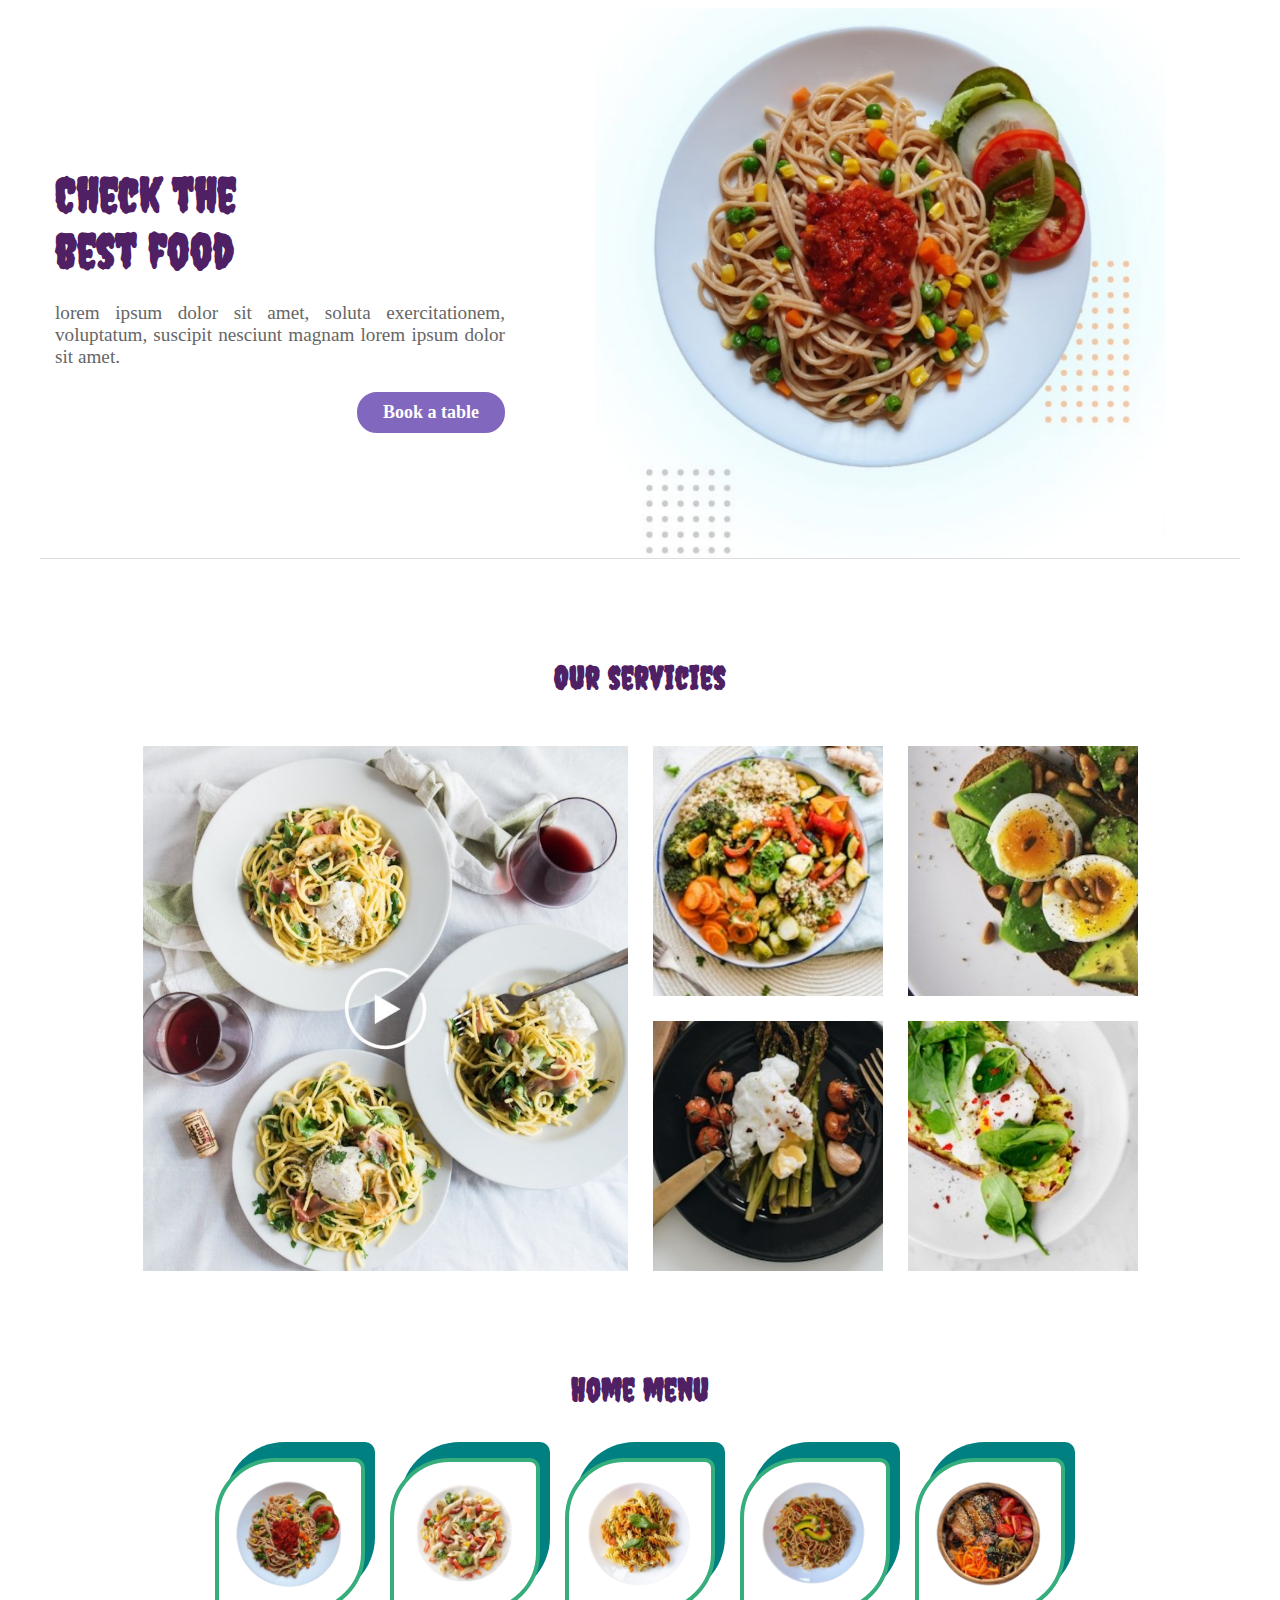
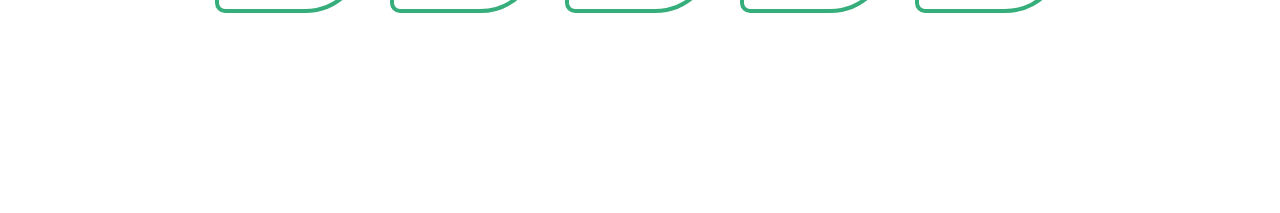
<file: index.html>
<!DOCTYPE html>
<html lang="en">

<head>
  <meta charset="UTF-8" />
  <meta http-equiv="X-UA-Compatible" content="IE=edge" />
  <meta name="viewport" content="width=device-width, initial-scale=1.0" />
  <link rel="stylesheet" href="./src/styles/main.css" />
  <title>Proyecto</title>
</head>

<body>
  <main>
    <section class="hero">
      <div class="info">
        <h1 class="info-title">
          Check the <br />
          best food
        </h1>
        <p class="info-subtitle">
          lorem ipsum dolor sit amet, soluta exercitationem, voluptatum,
          suscipit nesciunt magnam lorem ipsum dolor sit amet.
        </p>
        <button class="info-button">Book a table</button>
      </div>
      <img class="hero-image" src="./src/images/hero.png" alt="Plato de vegetales" />
    </section>

    <section class="dishes">
      <h2 class="dishes-title">Our servicies</h2>
      <div class="dishes-grid">
        <img class="dishes-item dishes-item__big" src="./src/images/video.png" alt="Mesa de comida" />
        <img class="dishes-item" src="./src/images/dish1.png" alt="Bowl de vegetales" />
        <img class="dishes-item" src="./src/images/dish2.png" alt="Bowl de vegetales" />
        <img class="dishes-item" src="./src/images/dish3.png" alt="Bowl de vegetales" />
        <img class="dishes-item" src="./src/images/dish4.png" alt="Bowl de vegetales" />
      </div>
    </section>

    <section class="menu">
      <h2 class="menu-title">Home menu</h2>
      <div class="menu-grid">
        <div class="menu-grid-item">
          <img src="./src/images/plate1.png" alt="Plato de vegetales" />
        </div>
        <div class="menu-grid-item">
          <img src="./src/images/plate2.png" alt="Plato de vegetales" />
        </div>
        <div class="menu-grid-item">
          <img src="./src/images/plate3.png" alt="Plato de vegetales" />
        </div>
        <div class="menu-grid-item">
          <img src="./src/images/plate4.png" alt="Plato de vegetales" />
        </div>
        <div class="menu-grid-item">
          <img src="./src/images/plate5.png" alt="Plato de vegetales" />
        </div>
      </div>
    </section>
  </main>
</body>

</html>
</file>
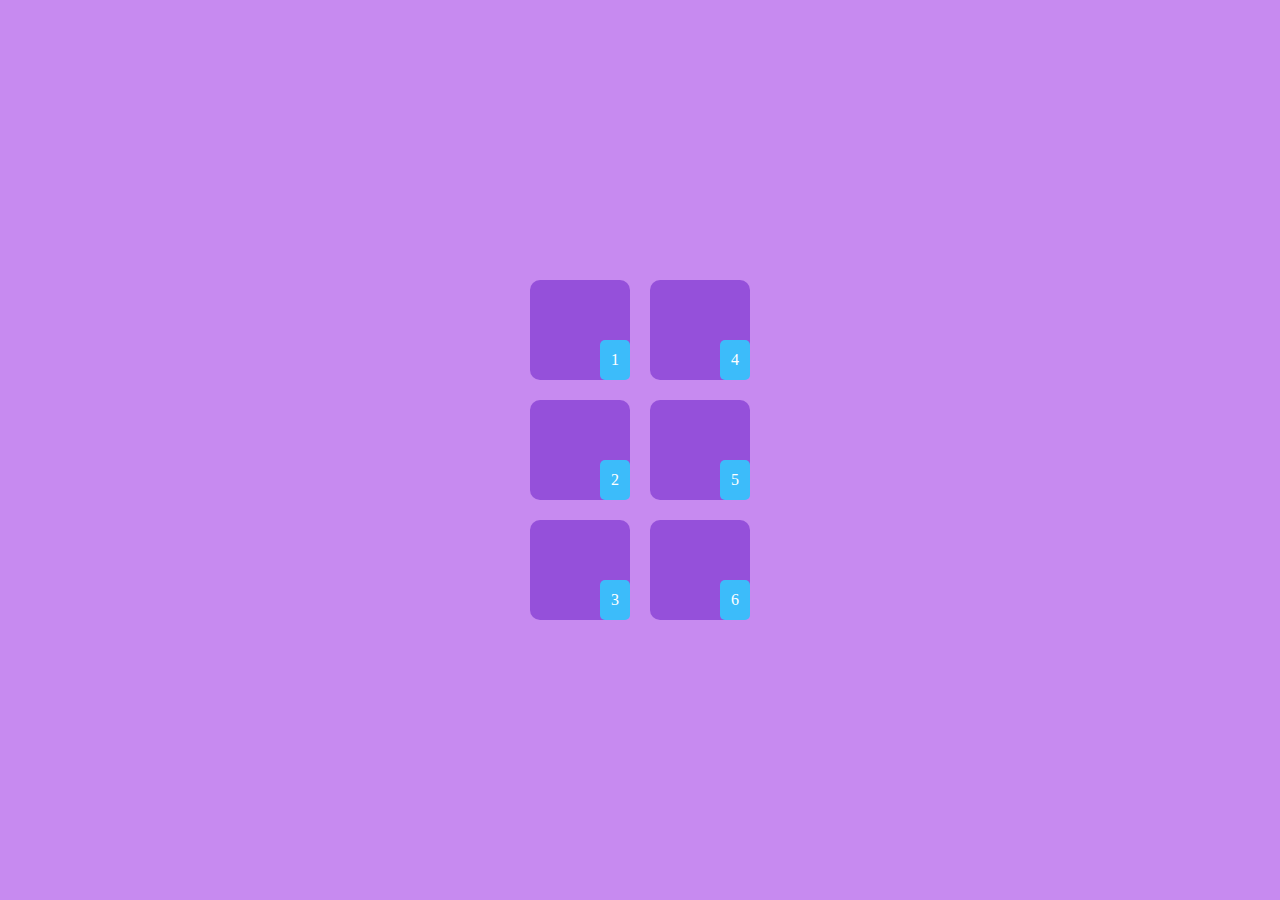
<file: src/html/alineacion.html>
<!DOCTYPE html>
<html lang="en">

<head>
  <meta charset="UTF-8">
  <meta http-equiv="X-UA-Compatible" content="IE=edge">
  <meta name="viewport" content="width=device-width, initial-scale=1.0">
  <link rel="stylesheet" href="../styles/alineacion.css">
  <title>Propiedades alineación</title>
</head>

<body>
  <div class="contenedor">
    <div class="item item-1">
      <div class="item-num">1</div>
    </div>
    <div class="item item-2">
      <div class="item-num">2</div>
    </div>
    <div class="item item-3">
      <div class="item-num">3</div>
    </div>
    <div class="item item-4">
      <div class="item-num">4</div>
    </div>
    <div class="item item-5">
      <div class="item-num">5</div>
    </div>
    <div class="item item-6">
      <div class="item-num">6</div>
    </div>
  </div>
</body>

</html>
</file>
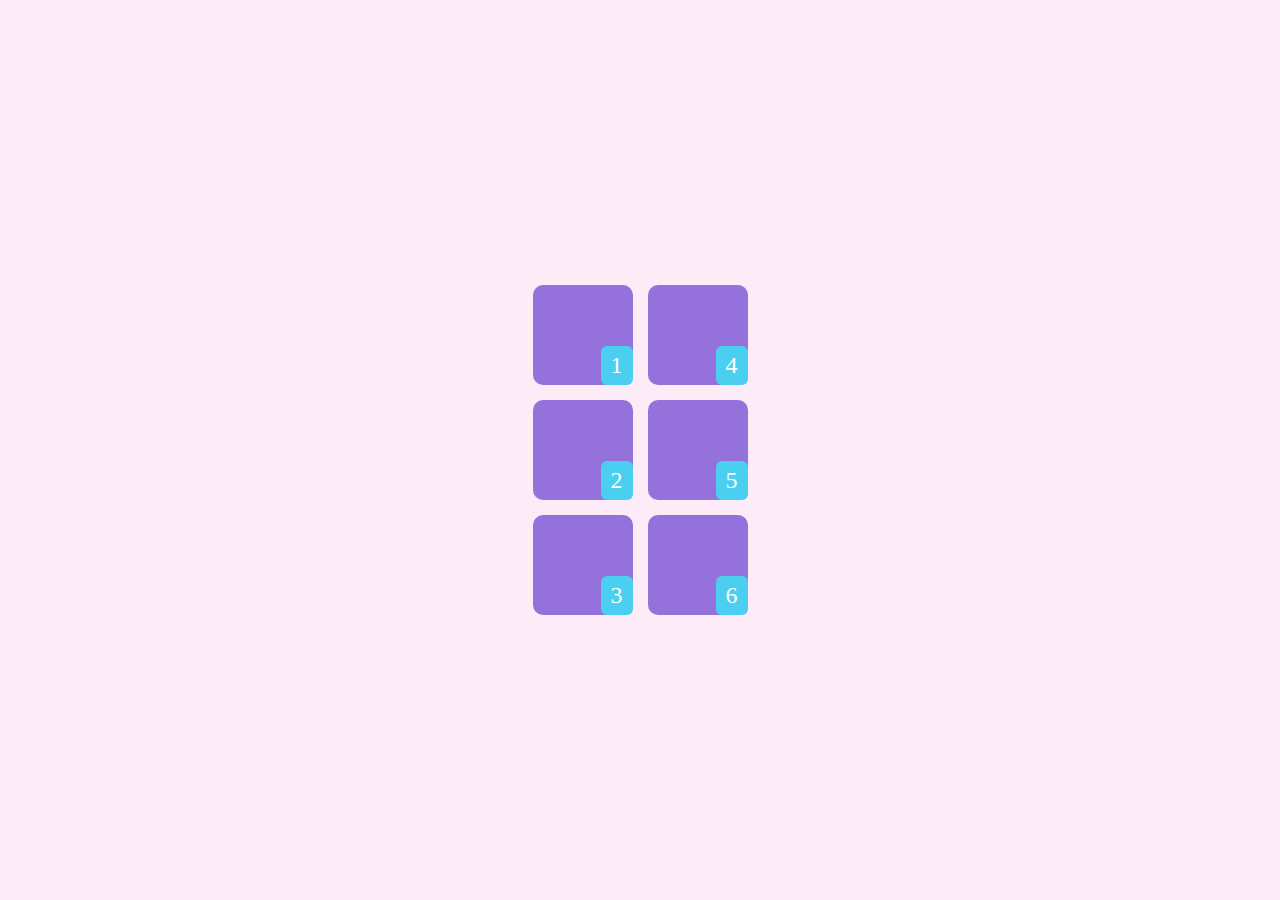
<file: src/html/contenedor.html>
<!DOCTYPE html>
<html lang="en">

<head>
  <meta charset="UTF-8">
  <meta http-equiv="X-UA-Compatible" content="IE=edge">
  <meta name="viewport" content="width=device-width, initial-scale=1.0">
  <link rel="stylesheet" href="../styles/contenedor.css">
  <title>Propiedades del contenedor</title>
</head>

<body>
  <div class="contenedor">
    <div class="item item-1"><span>1</span></div>
    <div class="item item-2"><span>2</span></div>
    <div class="item item-3"><span>3</span></div>
    <div class="item item-4"><span>4</span></div>
    <div class="item item-3"><span>5</span></div>
    <div class="item item-4"><span>6</span></div>
  </div>
</body>

</html>
</file>
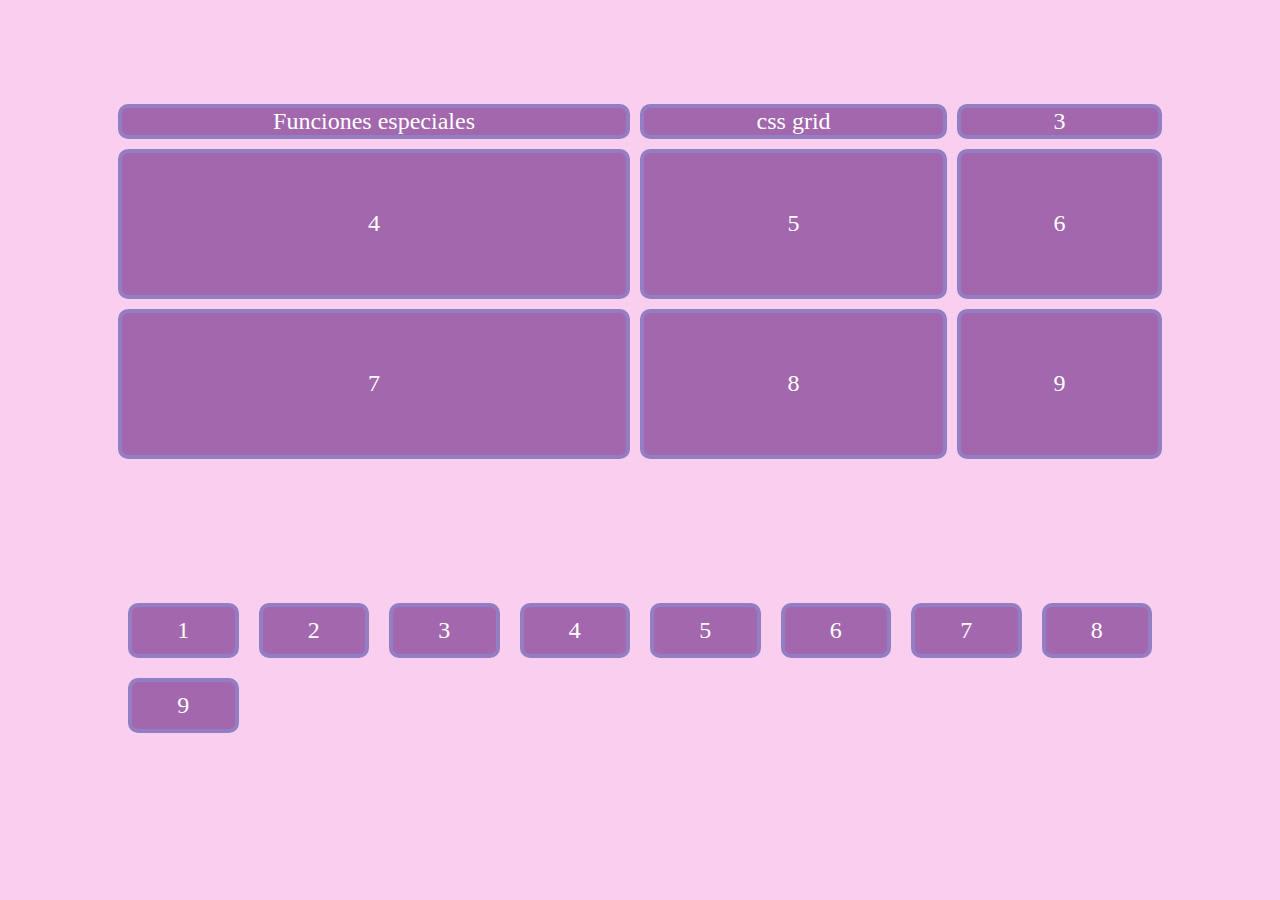
<file: src/html/funciones-especiales.html>
<!DOCTYPE html>
<html lang="en">

<head>
  <meta charset="UTF-8">
  <meta http-equiv="X-UA-Compatible" content="IE=edge">
  <meta name="viewport" content="width=device-width, initial-scale=1.0">
  <link rel="stylesheet" href="../styles/funciones-especiales.css">
  <title>Funciones especiales</title>
</head>

<body class="content-main">
  <div class="contenedor">
    <div class="item item-1">Funciones especiales</div>
    <div class="item item-2">css grid</div>
    <div class="item item-3">3</div>
    <div class="item item-4">4</div>
    <div class="item item-5">5</div>
    <div class="item item-6">6</div>
    <div class="item item-7">7</div>
    <div class="item item-8">8</div>
    <div class="item item-9">9</div>
  </div>

  <div class="contenedor-2">
    <div class="item item-1">1</div>
    <div class="item item-2">2</div>
    <div class="item item-3">3</div>
    <div class="item item-4">4</div>
    <div class="item item-5">5</div>
    <div class="item item-6">6</div>
    <div class="item item-7">7</div>
    <div class="item item-8">8</div>
    <div class="item item-9">9</div>
  </div>
</body>

</html>
</file>
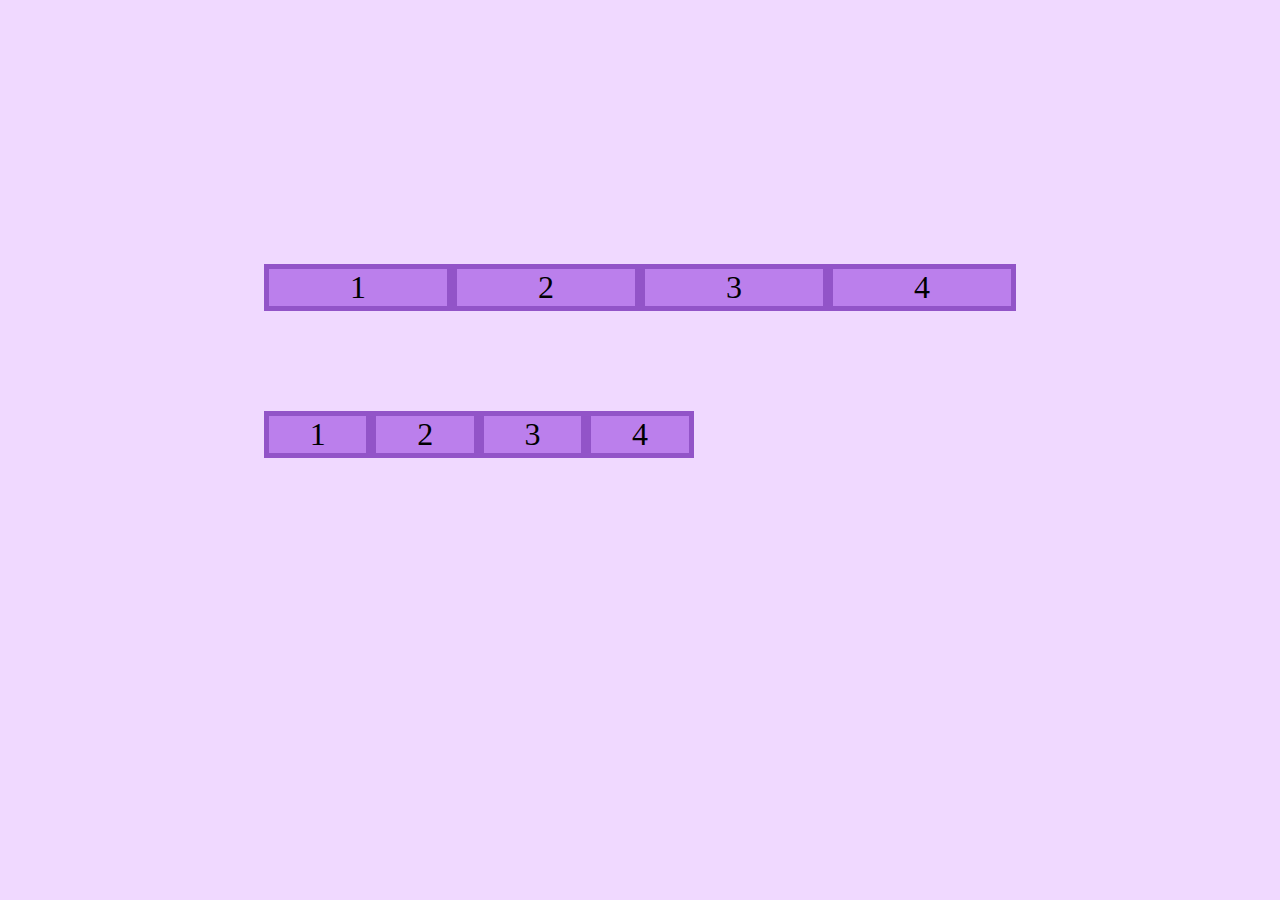
<file: src/html/keywords-especiales.html>
<!DOCTYPE html>
<html lang="en">

<head>
  <meta charset="UTF-8">
  <meta http-equiv="X-UA-Compatible" content="IE=edge">
  <meta name="viewport" content="width=device-width, initial-scale=1.0">
  <link rel="stylesheet" href="../styles/keywords-especiales.css" />
  <title>Keywords especiales</title>
</head>

<body class="container">
  <div class="contenedor">
    <div class="item item-1">1</div>
    <div class="item item-2">2</div>
    <div class="item item-3">3</div>
    <div class="item item-4">4</div>
  </div>

  <div class="contenedor-2">
    <div class="item item-1">1</div>
    <div class="item item-2">2</div>
    <div class="item item-3">3</div>
    <div class="item item-4">4</div>
  </div>
</body>

</html>
</file>
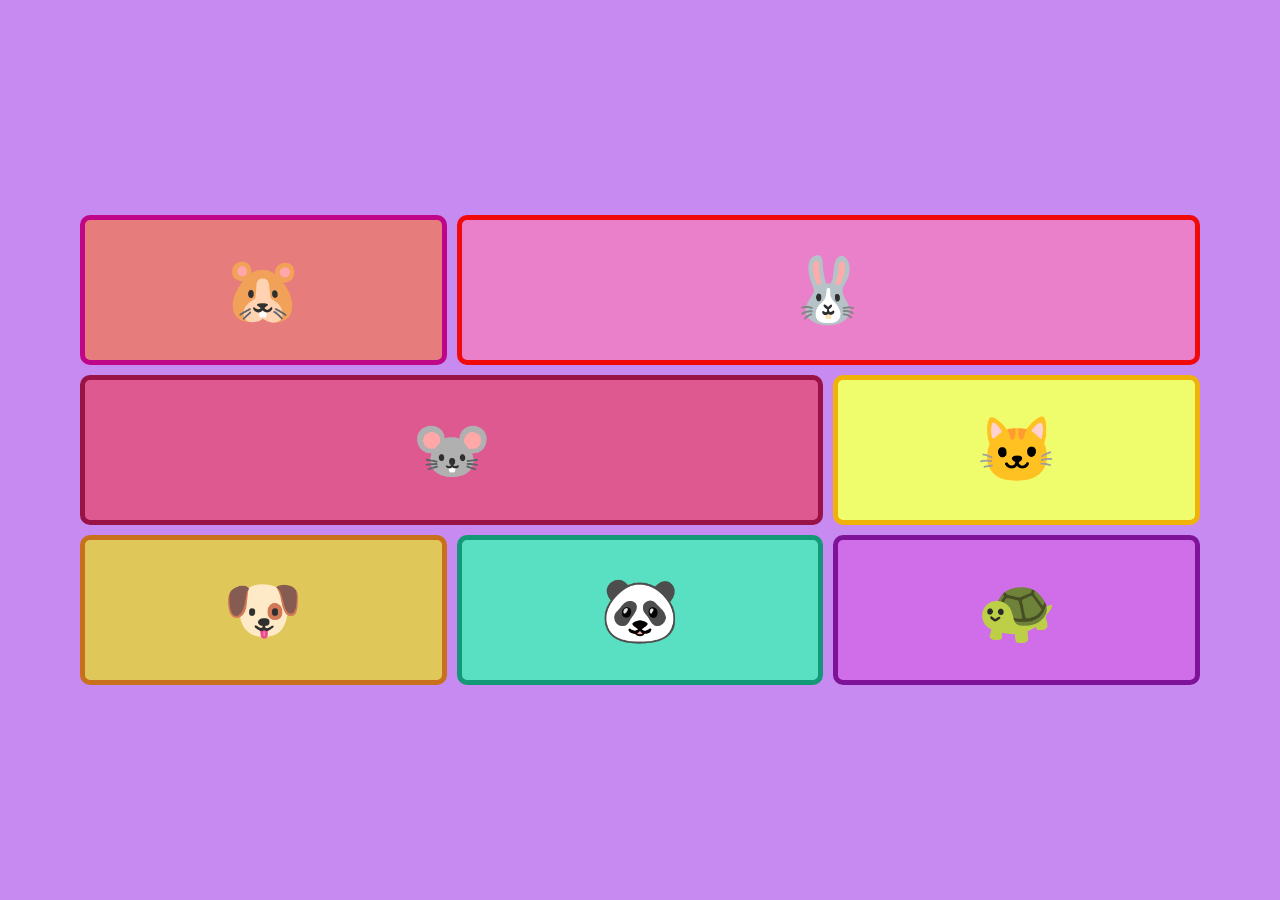
<file: src/html/ubicacion.html>
<!DOCTYPE html>
<html lang="en">

<head>
  <meta charset="UTF-8">
  <meta http-equiv="X-UA-Compatible" content="IE=edge">
  <meta name="viewport" content="width=device-width, initial-scale=1.0">
  <link rel="stylesheet" href="../styles/ubicacion.css">
  <title>Propiedades de ubicación</title>
</head>

<body>
  <div class="contenedor">
    <div class="item item-1">🐹</div>
    <div class="item item-2">🐰</div>
    <div class="item item-3">🐭</div>
    <div class="item item-4">🐱</div>
    <div class="item item-5">🐶</div>
    <div class="item item-6">🐼</div>
    <div class="item item-7">🐢</div>
  </div>
</body>

</html>
</file>
<file: src/styles/main.css>
@import url("https://fonts.googleapis.com/css2?family=Black+And+White+Picture&family=Creepster&family=Flavors&family=Rubik+Moonrocks&family=Sunshiney&display=swap");

main {
  max-width: 1200px;
  margin: 0 auto;
}

.hero {
  display: grid;
  grid-template-columns: minmax(300px, 2fr) 3fr;
  grid-auto-rows: 550px;
  border-bottom: 1px solid #ddd;
}

.hero-image {
  width: 100%;
  height: 100%;
  object-fit: contain;
}

.info {
  align-self: center;
  margin: 15px;
  text-align: end;
}

.info-title {
  font-family: "Creepster", cursive;
  color: #333;
  font-size: 3rem;
  font-weight: bolder;
  margin-bottom: 24px;
  color: #502064;
  text-align: start;
}

.info-subtitle {
  font-family: "Sunshiney", cursive;
  color: #666;
  font-size: 1.2rem;
  margin-bottom: 24px;
  text-align: justify;
}

.info-button {
  font-family: "Sunshiney", cursive;
  font-size: 18px;
  border: none;
  border-radius: 20px;
  color: #ffffff;
  font-weight: bolder;
  padding: 8px 24px;
  border: 2px solid #8267be;
  background-color: #8267be;
}

.info-button:hover {
  background-color: white;
  color: black;
  cursor: pointer;
  border: 2px solid #8267be;
}

.dishes {
  margin: 100px 0;
}

.dishes-title {
  font-family: "Creepster", cursive;
  color: #333;
  font-weight: bold;
  text-align: center;
  margin-bottom: 50px;
  font-size: 2rem;
  color: #502064;
}

.dishes-grid {
  display: grid;
  grid-template-columns: repeat(auto-fit, minmax(230px, 200px));
  grid-auto-rows: 1fr;
  justify-content: center;
  gap: 25px;
}

.dishes-item {
  width: 100%;
  height: 100%;
  object-fit: cover;
}

.dishes-item:hover {
  transform: scale(1.1);
  cursor: pointer;
}

.dishes-item__big {
  grid-area: 1 / 1 / 3 / 3;
}

.menu {
  margin-bottom: 200px;
}

.menu-title {
  font-family: "Creepster", cursive;
  font-size: 2rem;
  color: #333;
  font-weight: bolder;
  text-align: center;
  margin-bottom: 50px;
  color: #502064;
}

.menu-grid {
  display: grid;
  grid-template-columns: repeat(auto-fit, 150px);
  justify-content: center;
  gap: 25px;
}

.menu-grid-item {
  background-color: white;
  border: 4px solid #36ae7c;
  border-top-left-radius: 60px;
  border-top-right-radius: 10px;
  border-bottom-right-radius: 60px;
  border-bottom-left-radius: 10px;
  box-shadow: 10px -16px teal;

  padding: 12px;
}

.menu-grid-item:hover {
  transform: scale(1.1);
  box-shadow: inset 1em 1em 1em 3rem #ab8fe7;
  cursor: pointer;
}

.menu-grid-item img {
  width: 100%;
  height: 100%;
  object-fit: contain;
}

@media (max-width: 991.98px) {
  .dishes-grid {
    grid-template-columns: repeat(auto-fit, minmax(200px, 200px));
  }

  .menu-grid {
    grid-template-columns: repeat(auto-fit, 206px);
  }
}

@media screen and (max-width: 768px) {
  .dishes-grid {
    grid-template-columns: repeat(auto-fit, minmax(140px, 100px));
  }
}

@media (max-width: 575.98px) {
  .hero {
    grid-template-columns: minmax(300px, 500px);
    justify-content: center;
  }

  .info {
    text-align: center;
  }

  .hero-image {
    display: none;
  }

  .dishes-grid {
    grid-template-columns: repeat(auto-fit, minmax(120px, 160px));
  }

  .menu-grid {
    grid-template-columns: repeat(auto-fit, 160px);
  }
}
</file>
<file: src/styles/alineacion.css>
body {
  margin: 0;
  padding: 0;
}

.contenedor {
  display: grid;
  grid-template-columns: repeat(2, 100px);
  grid-template-rows: repeat(3, 100px);
  grid-auto-flow: column;
  place-content: center;
  gap: 20px;
  background-color: #c78af0;
  height: 100vh;
  margin: 0;
}

.item {
  display: grid;
  place-content: end;
  background-color: #9550da;
  border-radius: 10px;
}

.item-num {
  display: grid;
  place-items: center;
  background-color: #3cbcfa;
  border-radius: 5px;
  color: #fff;
  width: 30px;
  height: 40px;
}
</file>
<file: src/styles/contenedor.css>
body {
  margin: 0;
  padding: 0;
}

.contenedor {
  display: grid;
  grid-template-columns: repeat(2, 100px);
  grid-template-rows: repeat(3, 100px);
  background-color: #fdebf7;
  grid-auto-flow: column;
  place-content: center;
  grid-gap: 15px;
  height: 100vh;
}

.item {
  display: grid;
  background-color: #9571dc;
  border-radius: 10px;
  place-content: end;
}

span {
  background-color: #4bcff0;
  border-radius: 6px;
  color: white;
  padding: 6px 10px;
  font-size: 1.5rem;
}
</file>
<file: src/styles/funciones-especiales.css>
.content-main {
  display: grid;
  background-color: #f9ceee;
  margin: 0 10%;
  padding: 0;
  height: 100vh;
}

.contenedor {
  display: grid;
  grid-template-columns: minmax(50%, 100%) 30% 20%;
  grid-template-rows: auto repeat(2, 150px);
  place-content: center;
  margin: 40px 0;
  gap: 10px;
}

.item {
  display: grid;
  background-color: #a267ac;
  border: 4px solid #947ec3;
  place-content: center;
  border-radius: 10px;
  color: #fff;
  font-size: 1.5rem;
}

.contenedor-2 {
  display: grid;
  grid-template-columns: repeat(auto-fit, minmax(100px, 1fr));
  grid-auto-rows: 55px;
  gap: 20px;
  padding: 40px 0;
}
</file>
<file: src/styles/keywords-especiales.css>
.container {
  background-color: #f0d9ff;
  padding: 20% 20%;
}

.contenedor {
  display: grid;
  grid-template-columns: repeat(auto-fit, minmax(100px, 1fr));
  text-align: center;
}

.contenedor-2 {
  display: grid;
  grid-template-columns: repeat(auto-fill, minmax(100px, 1fr));
  margin-top: 100px;
  text-align: center;
}

.item {
  background-color: #bb7fec;
  border: 5px solid #9254c8;
  font-size: 2rem;
}
</file>
<file: src/styles/ubicacion.css>
body {
  margin: 0;
  padding: 0;
}

.contenedor {
  display: grid;
  grid-template-columns: repeat(3, 1fr);
  grid-template-rows: repeat(3, 150px);
  grid-template-areas:
    "uno dos dos"
    "tres tres cuatro"
    "cinco seis siete";
  place-content: center;
  background-color: #c78af0;
  padding: 0 5rem;
  height: 100vh;
  gap: 10px;
}

.item {
  display: grid;
  place-items: center;
  border-radius: 10px;
  font-size: 4rem;
}

.item-1 {
  border: 5px solid #c00688;
  background-color: #e67c7c;
  grid-area: uno;
}

.item-2 {
  border: 5px solid #f10a0a;
  background-color: #e980c9;
  grid-area: dos;
}

.item-3 {
  border: 5px solid #991346;
  background-color: #df5991;
  grid-area: tres;
}

.item-4 {
  border: 5px solid #f0b208;
  background-color: #effd6d;
  grid-area: cuatro;
}

.item-5 {
  border: 5px solid #c9701d;
  background-color: #dfc759;
  grid-area: cinco;
}

.item-6 {
  border: 5px solid #139977;
  background-color: #59dfc2;
  grid-area: seis;
}

.item-7 {
  border: 5px solid #7e1399;
  background-color: #d06de9;
  grid-area: siete;
}
</file>
